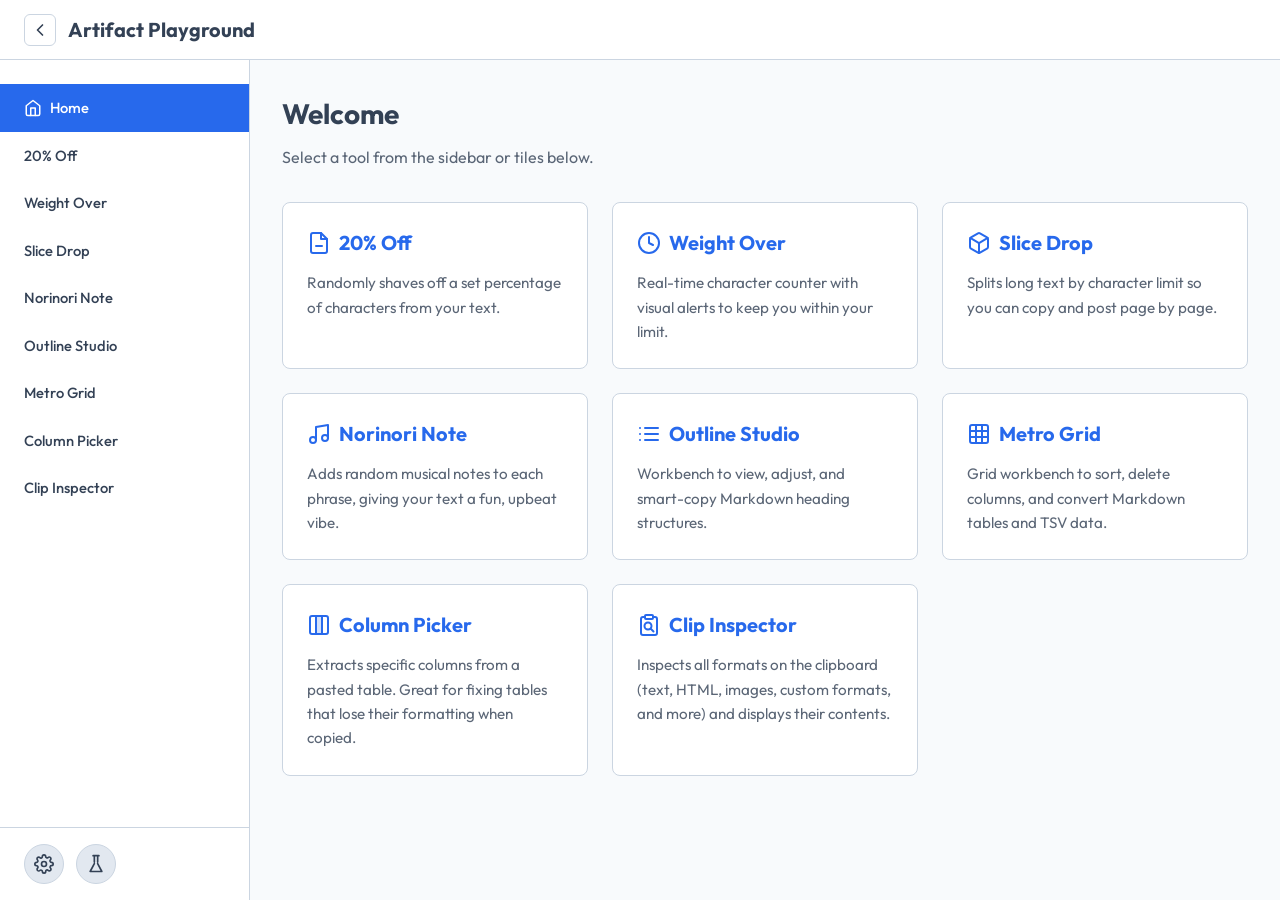
<file: index.html>
﻿<!DOCTYPE html>
<html lang="ja">

<head>
    <meta charset="UTF-8">
    <meta name="viewport" content="width=device-width, initial-scale=1.0, viewport-fit=cover">
    <title>Artifact Playground</title>
    <link rel="preconnect" href="https://fonts.googleapis.com">
    <link rel="preconnect" href="https://fonts.gstatic.com" crossorigin>
    <link
        href="https://fonts.googleapis.com/css2?family=Fira+Code:wght@400;500&family=Outfit:wght@400;500;700&family=Zen+Maru+Gothic:wght@400;500;700&display=swap"
        rel="stylesheet">
    <link rel="stylesheet" href="css/base.css">
    <link rel="stylesheet" href="css/layout.css">
    <link rel="stylesheet" href="css/components.css">
    <link rel="manifest" href="manifest.json">
    <link rel="icon" href="icons/icon-192.png" type="image/png">
    <link rel="apple-touch-icon" href="icons/icon-192.png">
    <meta name="theme-color" content="#2563eb" id="theme-color-meta">
    <script>
        (function () {
            try {
                var lang = localStorage.getItem('app-lang') || (navigator.language && navigator.language.toLowerCase().startsWith('ja') ? 'ja' : 'en');
                document.documentElement.setAttribute('lang', lang);

                var theme = localStorage.getItem('app-theme') || 'system';
                var isDark = theme === 'dark' || (theme === 'system' && window.matchMedia('(prefers-color-scheme: dark)').matches);
                var metaThemeColor = document.getElementById('theme-color-meta');
                if (isDark) {
                    document.documentElement.setAttribute('data-theme', 'dark');
                    if (metaThemeColor) metaThemeColor.setAttribute('content', '#0f172a');
                } else {
                    document.documentElement.setAttribute('data-theme', 'light');
                    if (metaThemeColor) metaThemeColor.setAttribute('content', '#ffffff');
                }

                // 描画前にサイドバーの折りたたみ状態を判定して適用（チラつき防止）
                var sidebarCollapsed = localStorage.getItem('sidebar-collapsed') === 'true';
                if (sidebarCollapsed && window.innerWidth > 768) {
                    document.documentElement.classList.add('sidebar-collapsed');
                }
            } catch (e) { }
        })();
    </script>
</head>

<body>
    <header class="app-header">
        <div class="header-left">
            <button id="menu-toggle" class="menu-toggle" aria-label="メニューを開く" data-i18n-aria="header.menuToggle">
                <span></span>
                <span></span>
                <span></span>
            </button>
            <button id="sidebar-toggle" class="sidebar-toggle" aria-label="サイドバーを折りたたむ" data-i18n-aria="header.sidebarToggle">
                <svg viewBox="0 0 24 24" width="20" height="20" fill="none" stroke="currentColor" stroke-width="2"
                    stroke-linecap="round" stroke-linejoin="round">
                    <polyline points="15 18 9 12 15 6"></polyline>
                </svg>
            </button>
            <h1><a href="#home" style="color: inherit; text-decoration: none;">Artifact Playground</a></h1>
        </div>
    </header>

    <div class="app-container">
        <aside id="sidebar" class="sidebar">
            <div class="sidebar-content">
                <nav>
                    <ul id="tool-list" class="tool-list">
                        <!-- JSで動的に追加されます -->
                    </ul>
                </nav>
            </div>
            <div class="sidebar-footer">
                <button id="theme-settings-btn" class="settings-btn" aria-label="テーマ設定" data-i18n-aria="menu.themeSettings">
                    <svg viewBox="0 0 24 24" width="20" height="20" stroke="currentColor" stroke-width="2" fill="none"
                        stroke-linecap="round" stroke-linejoin="round" class="settings-icon">
                        <circle cx="12" cy="12" r="3"></circle>
                        <path
                            d="M19.4 15a1.65 1.65 0 0 0 .33 1.82l.06.06a2 2 0 0 1 0 2.83 2 2 0 0 1-2.83 0l-.06-.06a1.65 1.65 0 0 0-1.82-.33 1.65 1.65 0 0 0-1 1.51V21a2 2 0 0 1-2 2 2 2 0 0 1-2-2v-.09A1.65 1.65 0 0 0 9 19.4a1.65 1.65 0 0 0-1.82.33l-.06.06a2 2 0 0 1-2.83 0 2 2 0 0 1 0-2.83l.06-.06a1.65 1.65 0 0 0 .33-1.82 1.65 1.65 0 0 0-1.51-1H3a2 2 0 0 1-2-2 2 2 0 0 1 2-2h.09A1.65 1.65 0 0 0 4.6 9a1.65 1.65 0 0 0-.33-1.82l-.06-.06a2 2 0 0 1 0-2.83 2 2 0 0 1 2.83 0l.06.06a1.65 1.65 0 0 0 1.82.33H9a1.65 1.65 0 0 0 1-1.51V3a2 2 0 0 1 2-2 2 2 0 0 1 2 2v.09a1.65 1.65 0 0 0 1 1.51 1.65 1.65 0 0 0 1.82-.33l.06-.06a2 2 0 0 1 2.83 0 2 2 0 0 1 0 2.83l-.06.06a1.65 1.65 0 0 0-.33 1.82V9a1.65 1.65 0 0 0 1.51 1H21a2 2 0 0 1 2 2 2 2 0 0 1-2 2h-.09a1.65 1.65 0 0 0-1.51 1z">
                        </path>
                    </svg>
                </button>
                <button id="system-menu-btn" class="settings-btn" aria-label="開発・システム機能" data-i18n-aria="menu.systemSettings">
                    <svg viewBox="0 0 24 24" width="20" height="20" stroke="currentColor" stroke-width="2" fill="none"
                        stroke-linecap="round" stroke-linejoin="round">
                        <path d="M10 2v7.5M14 2v7.5M8.5 2h7M14 11.5L19 21H5l5-9.5"></path>
                    </svg>
                </button>
                <div id="theme-menu" class="theme-menu">
                    <ul>
                        <li class="theme-menu-submenu-item">
                            <button id="lang-submenu-toggle" class="theme-submenu-header" aria-expanded="false">
                                <div class="menu-item-label-group">
                                    <span class="menu-item-title" data-i18n="menu.lang">言語</span>
                                    <span class="menu-item-desc" data-i18n="menu.langDesc">表示言語の切り替え</span>
                                </div>
                                <span class="theme-current-label">
                                    <span id="current-lang-name">日本語</span>
                                    <svg class="chevron-icon" viewBox="0 0 24 24" width="16" height="16"
                                        stroke="currentColor" stroke-width="2" fill="none" stroke-linecap="round"
                                        stroke-linejoin="round">
                                        <polyline points="6 9 12 15 18 9"></polyline>
                                    </svg>
                                </span>
                            </button>
                            <ul id="lang-submenu-list" class="theme-submenu-list">
                                <li><button class="lang-option" data-value="en">English</button></li>
                                <li><button class="lang-option" data-value="ja">日本語</button></li>
                            </ul>
                        </li>
                        <li class="theme-menu-separator"></li>
                        <li class="theme-menu-section-item">
                            <div class="menu-item-label-group">
                                <span class="menu-item-title" data-i18n="menu.theme">テーマ</span>
                                <span class="menu-item-desc" data-i18n="menu.themeDesc">アプリの外観切り替え</span>
                            </div>
                            <div class="theme-toggle-group" id="theme-toggle-group" role="radiogroup" aria-label="テーマ" data-i18n-aria="menu.theme">
                                <button type="button" class="theme-toggle-btn" data-value="light" role="radio" aria-checked="false">
                                    <svg width="15" height="15" viewBox="0 0 24 24" fill="none" stroke="currentColor" stroke-width="2" stroke-linecap="round" stroke-linejoin="round" aria-hidden="true"><circle cx="12" cy="12" r="5"></circle><line x1="12" y1="1" x2="12" y2="3"></line><line x1="12" y1="21" x2="12" y2="23"></line><line x1="4.22" y1="4.22" x2="5.64" y2="5.64"></line><line x1="18.36" y1="18.36" x2="19.78" y2="19.78"></line><line x1="1" y1="12" x2="3" y2="12"></line><line x1="21" y1="12" x2="23" y2="12"></line><line x1="4.22" y1="19.78" x2="5.64" y2="18.36"></line><line x1="18.36" y1="5.64" x2="19.78" y2="4.22"></line></svg>
                                    <span data-i18n="theme.light">ライト</span>
                                </button>
                                <button type="button" class="theme-toggle-btn" data-value="system" role="radio" aria-checked="false">
                                    <svg width="15" height="15" viewBox="0 0 24 24" fill="none" stroke="currentColor" stroke-width="2" stroke-linecap="round" stroke-linejoin="round" aria-hidden="true"><circle cx="12" cy="12" r="10"></circle><path d="M12 2a10 10 0 0 1 0 20Z" fill="currentColor"></path></svg>
                                    <span data-i18n="theme.system">システム</span>
                                </button>
                                <button type="button" class="theme-toggle-btn" data-value="dark" role="radio" aria-checked="false">
                                    <svg width="15" height="15" viewBox="0 0 24 24" fill="none" stroke="currentColor" stroke-width="2" stroke-linecap="round" stroke-linejoin="round" aria-hidden="true"><path d="M21 12.79A9 9 0 1 1 11.21 3 7 7 0 0 0 21 12.79z"></path></svg>
                                    <span data-i18n="theme.dark">ダーク</span>
                                </button>
                            </div>
                        </li>
                        <li class="theme-menu-separator"></li>
                        <li class="theme-menu-toggle-item">
                            <div class="menu-item-label-group">
                                <span class="menu-item-title" data-i18n="menu.tempMode">一時モード</span>
                                <span class="menu-item-desc" data-i18n="menu.tempModeDesc">閉じた時に消去（既存データは保持）</span>
                            </div>
                            <button id="temp-mode-toggle" class="toggle-switch" role="switch" aria-checked="false"
                                aria-label="一時モードのオンオフ" data-i18n-aria="menu.tempModeAria">
                                <span class="toggle-thumb"></span>
                            </button>
                        </li>
                        <li class="theme-menu-toggle-item">
                            <div class="menu-item-label-group">
                                <span class="menu-item-title" data-i18n="menu.primaryAnimate">プライマリーカラー切替</span>
                                <span class="menu-item-desc" data-i18n="menu.primaryAnimateDesc">アクセントの色を自動アニメーション</span>
                            </div>
                            <button id="primary-animate-toggle" class="toggle-switch" role="switch" aria-checked="true"
                                aria-label="プライマリーカラー切替のオンオフ" data-i18n-aria="menu.primaryAnimateAria">
                                <span class="toggle-thumb"></span>
                            </button>
                        </li>
                    </ul>
                </div>
                <div id="system-menu" class="theme-menu system-menu">
                    <ul>
                        <li>
                            <a href="#test-runner" class="theme-option" style="display: block; text-decoration: none;">
                                <div class="menu-item-label-group">
                                    <span class="menu-item-title" data-i18n="menu.runTests">テストを実行</span>
                                    <span class="menu-item-desc" data-i18n="menu.runTestsDesc">単体テストランナー画面を開く</span>
                                </div>
                            </a>
                        </li>
                        <li class="theme-menu-separator"></li>
                        <li>
                            <button id="clear-data-btn" class="theme-option text-danger">
                                <div class="menu-item-label-group">
                                    <span class="menu-item-title" data-i18n="menu.clearData">ローカルデータ全削除</span>
                                    <span class="menu-item-desc" data-i18n="menu.clearDataDesc">全ツールの保存データ・設定を初期化</span>
                                </div>
                            </button>
                        </li>
                        <li class="theme-menu-separator"></li>
                        <li>
                            <div class="menu-item-label-group"
                                style="padding: 0.5rem 1rem; opacity: 0.6; text-align: center;">
                                <span class="menu-item-desc" id="app-version-display"
                                    style="font-family: 'Fira Code', monospace;">Ver ---</span>
                            </div>
                        </li>
                    </ul>
                </div>
            </div>
        </aside>
        <div id="sidebar-overlay" class="sidebar-overlay" aria-hidden="true"></div>

        <main class="main-content" id="main-content">
            <section id="tool-home" class="home-section active">
                <div class="home-header">
                    <h2 data-i18n="home.welcome">ようこそ</h2>
                    <p data-i18n="home.desc">サイドバーまたは下のタイルからツールを選んでください。</p>
                </div>
                <div class="home-tiles" id="home-tiles">
                    <!-- JSで動的に追加されます -->
                </div>
            </section>
            <!-- ツールが動的に読み込まれます -->
        </main>
    </div>

    <script type="module" src="js/main.js"></script>
</body>

</html>
</file>
<file: css/base.css>
﻿:root {
    --primary-color: #2563eb;
    --primary-hover: #1d4ed8;
    --secondary-color: #64748b;
    --secondary-hover: #475569;
    --bg-color: #f8fafc;
    --panel-bg: #ffffff;
    --text-color: #334155;
    --border-color: #cbd5e1;
    --code-bg: #f1f5f9;
    --btn-small-bg: #e2e8f0;
    --btn-small-text: #1e293b;
    --btn-small-hover: #cbd5e1;
    --sidebar-width: 250px;
    --header-height: 60px;
    /* プライマリーカラーアニメーション用 */
    --primary-blue: #2563eb;
    --primary-blue-hover: #1d4ed8;
    --primary-orange: #ea580c;
    --primary-orange-hover: #c2410c;
    /* ステップ加減算ボタン用 */
    --step-plus-bg: #16a34a;
    --step-plus-hover: #15803d;
    --step-minus-bg: #dc2626;
    --step-minus-hover: #b91c1c;
}

/* プライマリーカラーのなめらかな切り替え用トランジション */
:root {
    transition: --primary-color 2s ease-in-out;
}

[data-theme="dark"] {
    --primary-blue: #3b82f6;
    --primary-blue-hover: #60a5fa;
    --primary-orange: #f97316;
    --primary-orange-hover: #fb923c;
    --primary-color: #3b82f6;
    --primary-hover: #60a5fa;
    --secondary-color: #475569;
    --secondary-hover: #64748b;
    --bg-color: #1e293b;
    --panel-bg: #0f172a;
    --text-color: #cbd5e1;
    --border-color: #334155;
    --code-bg: #1e293b;
    --btn-small-bg: #334155;
    --btn-small-text: #cbd5e1;
    --btn-small-hover: #475569;
    /* ステップ加減算ボタン用 */
    --step-plus-bg: #15803d;
    --step-plus-hover: #16a34a;
    --step-minus-bg: #b91c1c;
    --step-minus-hover: #ef4444;
}

* {
    box-sizing: border-box;
    margin: 0;
    padding: 0;
}

html {
    background-color: var(--bg-color);
}

body {
    font-family: "Outfit", "Zen Maru Gothic", -apple-system, BlinkMacSystemFont, "Segoe UI", Roboto, "Helvetica Neue", Arial, sans-serif;
    color: var(--text-color);
    background-color: var(--bg-color);
    line-height: 1.6;
}

button,
input,
select,
textarea {
    font-family: inherit;
}
</file>
<file: css/layout.css>
﻿/* Header */
.app-header {
    display: flex;
    justify-content: space-between;
    align-items: center;
    height: var(--header-height);
    background-color: var(--panel-bg);
    padding: 0 1.5rem;
    border-bottom: 1px solid var(--border-color);
    position: sticky;
    top: 0;
    z-index: 100;
}

.app-header h1 {
    font-size: 1.25rem;
}

.header-left {
    display: flex;
    align-items: center;
    gap: 0.75rem;
}

/* Hamburger Menu Toggle */
.menu-toggle {
    display: none;
    flex-direction: column;
    justify-content: space-between;
    width: 24px;
    height: 18px;
    background: transparent;
    border: none;
    cursor: pointer;
    padding: 0;
    z-index: 101;
}

.menu-toggle span {
    width: 100%;
    height: 2px;
    background-color: var(--text-color);
    border-radius: 2px;
    transition: all 0.3s linear;
}

/* Main Container Layout */
.app-container {
    display: flex;
    align-items: stretch;
    min-height: calc(100vh - var(--header-height));
}

/* Sidebar */
.sidebar {
    width: var(--sidebar-width);
    background-color: var(--panel-bg);
    border-right: 1px solid var(--border-color);
    display: flex;
    flex-direction: column;
    position: sticky;
    top: var(--header-height);
    height: calc(100vh - var(--header-height));
    height: calc(100dvh - var(--header-height));
    /* 動的メニューバーの高さを考慮 */
    flex-shrink: 0;
}

.sidebar-content {
    flex: 1;
    overflow-y: auto;
    padding: 1.5rem 0;
}

.sidebar-footer {
    padding: 1rem 1.5rem;
    padding-bottom: calc(1rem + env(safe-area-inset-bottom, 0px));
    /* セーフエリア分の余白を自動追加 */
    border-top: 1px solid var(--border-color);
    position: relative;
    margin-top: auto;
    display: flex;
    gap: 0.75rem;
    align-items: center;
}

.tool-list {
    list-style: none;
}

.tool-list li a {
    display: block;
    padding: 0.75rem 1.5rem;
    color: var(--text-color);
    text-decoration: none;
    transition: background-color 0.2s;
    font-weight: 500;
    /* 最も長い「クリップ・インスペクター」（12文字）がサイドバー幅250px
       （左右パディングを引くと202px）に1行で収まるよう、少し小さめの文字にする。
       あわせて nowrap で、末尾1文字だけが次の行に落ちる変な改行を防ぐ */
    font-size: 0.92rem;
    white-space: nowrap;
    overflow: hidden;
    text-overflow: ellipsis;
}

.tool-list li a:hover {
    background-color: var(--bg-color);
}

.tool-list li a.active {
    background-color: var(--primary-color);
    color: #fff;
}

/* Sidebar collapse */
html.sidebar-collapsed .sidebar,
.sidebar.collapsed {
    margin-left: calc(-1 * var(--sidebar-width));
    overflow: hidden;
}

.sidebar-toggle {
    width: 32px;
    height: 32px;
    border-radius: 6px;
    border: 1px solid var(--border-color);
    background: var(--panel-bg);
    color: var(--text-color);
    cursor: pointer;
    display: flex;
    align-items: center;
    justify-content: center;
    transition: background-color 0.2s;
}

.sidebar-toggle:hover {
    background-color: var(--bg-color);
}

html.sidebar-collapsed #sidebar-toggle svg,
body.sidebar-collapsed #sidebar-toggle svg {
    transform: rotate(180deg);
}

/* Main Content */
.main-content {
    flex: 1;
    padding: 2rem;
    padding-bottom: calc(2rem + env(safe-area-inset-bottom, 0px));
    max-width: 1200px;
    margin: 0 auto;
    width: 100%;
    display: flex;
    flex-direction: column;
}

.tool-section {
    display: none;
    background-color: var(--panel-bg);
    padding: 2rem;
    border-radius: 8px;
    box-shadow: 0 4px 6px -1px rgba(0, 0, 0, 0.1), 0 2px 4px -1px rgba(0, 0, 0, 0.06);
}

.tool-section.active {
    display: flex;
    flex-direction: column;
    flex: 1;
}

.tool-title-area {
    display: flex;
    align-items: center;
    gap: 0.5rem;
    border-bottom: 2px solid var(--primary-color);
    padding-bottom: 0.5rem;
    margin-bottom: 1.5rem;
}

.tool-section h2 {
    display: inline-block;
}

/* Sidebar Overlay */
.sidebar-overlay {
    display: none;
}

/* Responsive (Mobile View) */
@media (max-width: 768px) {
    .menu-toggle {
        display: flex;
    }

    .sidebar-toggle {
        display: none;
    }

    .sidebar {
        position: fixed;
        left: 0;
        transform: translateX(-100%);
        margin-left: 0;
        top: var(--header-height);
        height: calc(100vh - var(--header-height));
        height: calc(100dvh - var(--header-height));
        /* モバイル表示時も動的メニューバーを考慮 */
        width: 250px;
        box-shadow: 4px 0 6px rgba(0, 0, 0, 0.05);
        z-index: 99;
    }

    .sidebar.open {
        transform: translateX(0);
    }

    /* サイドバー背後のオーバーレイ（背後クリック防止とぼかし・減光） */
    .sidebar-overlay {
        display: block;
        position: fixed;
        top: var(--header-height);
        left: 0;
        right: 0;
        bottom: 0;
        background-color: rgba(0, 0, 0, 0.4);
        backdrop-filter: blur(3px);
        -webkit-backdrop-filter: blur(3px);
        z-index: 98;
        opacity: 0;
        visibility: hidden;
        pointer-events: none;
        cursor: pointer;
        transition: opacity 0.2s ease, visibility 0.2s ease;
    }

    .sidebar.open~.sidebar-overlay,
    .sidebar-overlay.active {
        opacity: 1;
        visibility: visible;
        pointer-events: auto;
    }

    /* サイドバーが開いている間、背後のメインコンテンツのスクロールを完全に禁止する */
    body:has(.sidebar.open) {
        overflow: hidden;
    }

    html.sidebar-collapsed .sidebar,
    .sidebar.collapsed {
        margin-left: 0;
    }

    .main-content {
        padding: 1rem;
        padding-bottom: calc(1rem + env(safe-area-inset-bottom, 0px));
    }

    .tool-section {
        padding: 1.5rem 1rem;
    }
}

/* Home Section */
.home-section {
    display: none;
}

.home-section.active {
    display: flex;
    flex-direction: column;
}

.home-header {
    margin-bottom: 2rem;
}

.home-header h2 {
    font-size: 1.75rem;
    margin-bottom: 0.5rem;
    color: var(--text-color);
}

.home-header p {
    color: var(--text-color);
    opacity: 0.8;
}

.home-tiles {
    display: grid;
    grid-template-columns: repeat(auto-fill, minmax(280px, 1fr));
    gap: 1.5rem;
}

.home-tile {
    background-color: var(--panel-bg);
    border: 1px solid var(--border-color);
    border-radius: 8px;
    padding: 1.5rem;
    text-decoration: none;
    color: var(--text-color);
    display: flex;
    flex-direction: column;
    height: 100%;
}

body.theme-ready .home-tile {
    transition: background-color 0.3s ease, color 0.3s ease, border-color 0.3s ease, transform 0.2s ease, box-shadow 0.2s ease;
}

.home-tile:hover {
    transform: translateY(-3px);
    box-shadow: 0 6px 12px -2px rgba(0, 0, 0, 0.1), 0 3px 6px -3px rgba(0, 0, 0, 0.05);
    border-color: var(--primary-color);
}

.home-tile-title {
    font-size: 1.25rem;
    font-weight: 700;
    margin-bottom: 0.75rem;
    color: var(--primary-color);
    display: flex;
    align-items: center;
    gap: 0.5rem;
}

.home-tile-title svg {
    width: 24px;
    height: 24px;
}

.home-tile-desc {
    font-size: 0.95rem;
    line-height: 1.6;
    opacity: 0.8;
}

@media (max-width: 768px) {
    .home-tiles {
        grid-template-columns: 1fr;
    }
}
</file>
<file: css/components.css>
﻿/* ツールUI要素 */
.tool-ui {
    display: flex;
    flex-direction: column;
    flex: 1;
}

.input-group,
.output-group,
.settings-group {
    margin-bottom: 1.5rem;
}

.input-group,
.output-group {
    display: flex;
    flex-direction: column;
    flex: 1;
}

.input-group label,
.input-header label,
.output-header label,
.settings-group label {
    display: block;
    font-weight: bold;
    margin-bottom: 0.5rem;
}

.input-header label,
.output-header label {
    margin-bottom: 0;
}

.slider {
    width: 100%;
    max-width: 300px;
    cursor: pointer;
    -webkit-appearance: none;
    appearance: none;
    height: 6px;
    border-radius: 3px;
    /* 充填部分: var(--primary-color)、未充填: var(--border-color) */
    background: linear-gradient(to right,
            var(--primary-color) 0%,
            var(--primary-color) var(--slider-fill, 63.3%),
            var(--border-color) var(--slider-fill, 63.3%),
            var(--border-color) 100%);
    outline: none;
    border: none;
    vertical-align: middle;
}

/* サム（ツまみ）のスタイル */
.slider::-webkit-slider-thumb {
    -webkit-appearance: none;
    appearance: none;
    width: 18px;
    height: 18px;
    border-radius: 50%;
    background-color: var(--primary-color);
    cursor: pointer;
    border: 2px solid var(--panel-bg);
    box-shadow: 0 0 0 1px var(--primary-color);
    transition: box-shadow 0.15s ease;
}

.slider::-moz-range-thumb {
    width: 18px;
    height: 18px;
    border-radius: 50%;
    background-color: var(--primary-color);
    cursor: pointer;
    border: 2px solid var(--panel-bg);
    box-shadow: 0 0 0 1px var(--primary-color);
}

/* Firefox用: トラックは詳細制御できないので濃いグレー固定 */
.slider::-moz-range-track {
    background: var(--border-color);
    height: 6px;
    border-radius: 3px;
}

.slider::-moz-range-progress {
    background: var(--primary-color);
    height: 6px;
    border-radius: 3px;
}

.input-header,
.output-header {
    display: flex;
    justify-content: space-between;
    align-items: center;
    margin-bottom: 0.5rem;
    gap: 0.5rem;
    flex-wrap: wrap;
}

.header-actions {
    display: flex;
    align-items: center;
    gap: 0.5rem;
}

.input-group textarea,
.output-group textarea {
    flex: 1;
}

textarea {
    width: 100%;
    padding: 0.75rem;
    border: 1px solid var(--border-color);
    border-radius: 4px;
    resize: vertical;
    font-family: inherit;
    font-size: 1rem;
    line-height: 1.5;
    color: var(--text-color);
    background-color: var(--panel-bg);
}

#output-text {
    font-family: "Fira Code", "Courier New", Consolas, monospace;
    background-color: var(--code-bg);
}

/* Buttons */
.button-group {
    display: flex;
    gap: 1rem;
    margin-bottom: 1.5rem;
}

.btn {
    padding: 0.5rem 1.5rem;
    font-size: 1rem;
    font-weight: 500;
    border: none;
    border-radius: 4px;
    cursor: pointer;
    transition: background-color 0.2s;
}

.btn.primary {
    background-color: var(--primary-color);
    color: #fff;
}

.btn.primary:hover {
    background-color: var(--primary-hover);
}

.btn.secondary {
    background-color: var(--secondary-color);
    color: #fff;
}

.btn.secondary:hover {
    background-color: var(--secondary-hover);
}

.btn.small {
    padding: 0.25rem 0.75rem;
    font-size: 0.875rem;
    background-color: var(--btn-small-bg);
    color: var(--btn-small-text);
}

.btn.small:hover {
    background-color: var(--btn-small-hover);
}

/* Limit Stepper Controls (共通コンポーネント) */
.limit-input-wrap {
    display: flex;
    gap: 0.35rem;
    align-items: stretch;
    width: 100%;
}

.limit-input-wrap input[type="number"] {
    flex: 1 1 auto;
    min-width: 0;
    width: 100%;
    padding: 0.5rem 0.4rem;
    -moz-appearance: textfield;
    appearance: textfield;
}

.limit-input-wrap input[type="number"]::-webkit-outer-spin-button,
.limit-input-wrap input[type="number"]::-webkit-inner-spin-button {
    -webkit-appearance: none;
    margin: 0;
}

.limit-step-buttons {
    display: grid;
    grid-template-columns: repeat(2, 1fr);
    grid-template-rows: repeat(2, 1fr);
    gap: 2px;
    width: 68px;
    flex-shrink: 0;
}

.btn-step {
    display: inline-flex;
    align-items: center;
    justify-content: center;
    padding: 0 1px;
    font-size: 0.68rem;
    letter-spacing: -0.4px;
    font-weight: 700;
    font-family: inherit;
    border: none;
    border-radius: 4px;
    cursor: pointer;
    line-height: 1;
    color: #ffffff;
    transition: background-color 0.15s ease, transform 0.1s ease;
    user-select: none;
}

.btn-step:active {
    transform: scale(0.94);
}

.btn-step.step-plus {
    background-color: var(--step-plus-bg);
}

.btn-step.step-plus:hover {
    background-color: var(--step-plus-hover);
}

.btn-step.step-minus {
    background-color: var(--step-minus-bg);
}

.btn-step.step-minus:hover {
    background-color: var(--step-minus-hover);
}

.quick-limit-buttons,
.sd-quick-buttons,
.wo-quick-buttons {
    display: flex;
    flex-wrap: wrap;
    gap: 0.5rem;
    margin-top: 0.75rem;
}

.quick-limit-buttons .btn,
.sd-quick-buttons .btn,
.wo-quick-buttons .btn {
    flex: 1 1 calc(25% - 0.5rem);
    padding: 0.35rem 0.1rem;
    font-size: 0.8rem;
    min-width: 42px;
    text-align: center;
}


/* 設定メニュー */
.settings-btn {
    width: 40px;
    height: 40px;
    border-radius: 50%;
    background-color: var(--btn-small-bg);
    color: var(--text-color);
    border: 1px solid var(--border-color);
    cursor: pointer;
    display: flex;
    justify-content: center;
    align-items: center;
    transition: background-color 0.2s;
}

.settings-btn:hover {
    background-color: var(--btn-small-hover);
}

.theme-menu {
    position: fixed;
    background-color: var(--panel-bg);
    border: 1px solid var(--border-color);
    border-radius: 10px;
    box-shadow: 0 10px 25px -5px rgba(0, 0, 0, 0.25), 0 8px 10px -6px rgba(0, 0, 0, 0.1);
    padding: 0.5rem 0;
    min-width: 270px;
    max-width: 320px;
    z-index: 1000;
    display: none;
}

.text-danger,
.text-danger .menu-item-title {
    color: #ef4444 !important;
}

.text-danger .menu-item-desc {
    color: #ef4444 !important;
    opacity: 0.8;
}

[data-theme="dark"] .text-danger,
[data-theme="dark"] .text-danger .menu-item-title {
    color: #f87171 !important;
}

[data-theme="dark"] .text-danger .menu-item-desc {
    color: #f87171 !important;
    opacity: 0.8;
}

.theme-option.text-danger:hover {
    background-color: rgba(239, 68, 68, 0.1) !important;
}

/* 確認モーダル（js/lib/confirm-dialog.js が生成） */
.confirm-modal {
    position: fixed;
    inset: 0;
    z-index: 2000;
    display: flex;
    align-items: center;
    justify-content: center;
    padding: 1rem;
    background-color: rgba(0, 0, 0, 0.4);
    backdrop-filter: blur(3px);
    -webkit-backdrop-filter: blur(3px);
    opacity: 0;
    transition: opacity 0.18s ease;
}

.confirm-modal.show {
    opacity: 1;
}

.confirm-modal-card {
    background-color: var(--panel-bg);
    border: 1px solid var(--border-color);
    border-radius: 12px;
    box-shadow: 0 20px 40px -12px rgba(0, 0, 0, 0.35), 0 8px 16px -8px rgba(0, 0, 0, 0.2);
    padding: 1.75rem 1.5rem 1.5rem;
    width: 100%;
    max-width: 400px;
    text-align: center;
    transform: translateY(8px) scale(0.97);
    transition: transform 0.18s ease;
}

.confirm-modal.show .confirm-modal-card {
    transform: none;
}

.confirm-modal-icon {
    width: 52px;
    height: 52px;
    margin: 0 auto 1rem;
    border-radius: 50%;
    display: flex;
    align-items: center;
    justify-content: center;
    color: #ef4444;
    background-color: rgba(239, 68, 68, 0.12);
}

[data-theme="dark"] .confirm-modal-icon {
    color: #f87171;
}

.confirm-modal-title {
    font-size: 1.1rem;
    font-weight: 700;
    margin-bottom: 0.6rem;
    color: var(--text-color);
}

.confirm-modal-message {
    font-size: 0.92rem;
    line-height: 1.7;
    opacity: 0.85;
    white-space: pre-line;
    margin-bottom: 1.5rem;
}

.confirm-modal-actions {
    display: flex;
    gap: 0.75rem;
}

.confirm-modal-actions .btn {
    flex: 1;
}

.confirm-modal-cancel {
    background-color: var(--btn-small-bg);
    color: var(--btn-small-text);
}

.confirm-modal-cancel:hover {
    background-color: var(--btn-small-hover);
}

.confirm-modal-danger {
    background-color: #dc2626;
    color: #fff;
}

.confirm-modal-danger:hover {
    background-color: #b91c1c;
}

/* ツール読み込みエラー表示 */
.tool-load-error {
    color: var(--text-color);
}

.tool-load-error .error-message {
    color: #ef4444;
    margin-bottom: 1rem;
    font-weight: bold;
}

.tool-load-error .error-detail {
    background: var(--code-bg);
    padding: 1rem;
    border-radius: 4px;
    overflow-x: auto;
    font-family: monospace;
    font-size: 0.85rem;
    color: var(--text-color);
    border: 1px solid var(--border-color);
    white-space: pre-wrap;
    word-break: break-all;
}

[data-theme="dark"] .tool-load-error .error-message {
    color: #f87171;
}

/* セパレーター */
.theme-menu-separator {
    height: 1px;
    background-color: var(--border-color);
    margin: 0.4rem 0.75rem;
}

/* テーマ サブメニュー */
.theme-submenu-header {
    width: 100%;
    padding: 0.75rem 1rem;
    background: transparent;
    border: none;
    display: flex;
    align-items: center;
    justify-content: space-between;
    color: var(--text-color);
    font-size: 0.95rem;
    font-weight: 500;
    font-family: inherit;
    cursor: pointer;
    transition: background-color 0.2s;
    gap: 0.5rem;
}

.theme-submenu-header:hover {
    background-color: var(--bg-color);
}

.theme-current-label {
    display: flex;
    align-items: center;
    gap: 0.35rem;
    font-size: 0.85rem;
    color: var(--primary-color);
    opacity: 0.9;
    flex-shrink: 0;
}

.theme-submenu-header .chevron-icon {
    transition: transform 0.2s ease;
}

.theme-submenu-header[aria-expanded="true"] .chevron-icon {
    transform: rotate(180deg);
}

.theme-submenu-list {
    display: none;
    background-color: color-mix(in srgb, var(--bg-color) 60%, transparent);
    border-top: 1px solid var(--border-color);
    border-bottom: 1px solid var(--border-color);
    padding: 0.2rem 0;
}

.theme-submenu-list.show {
    display: block;
}

.theme-submenu-list .theme-option,
.theme-submenu-list .lang-option {
    padding-left: 2rem;
    font-size: 0.9rem;
}

/* テーマ セグメンテッドボタングループ */
.theme-menu-section-item {
    padding: 0.75rem 1rem;
    display: flex;
    flex-direction: column;
    gap: 0.6rem;
}

.theme-toggle-group {
    display: grid;
    grid-template-columns: repeat(3, 1fr);
    gap: 4px;
    background-color: var(--code-bg);
    padding: 3px;
    border-radius: 8px;
    border: 1px solid var(--border-color);
}

.theme-toggle-btn {
    border: none;
    background: transparent;
    color: var(--text-color);
    padding: 6px 4px;
    font-size: 0.8rem;
    font-weight: 500;
    font-family: inherit;
    border-radius: 6px;
    cursor: pointer;
    transition: background-color 0.2s, color 0.2s, box-shadow 0.2s;
    white-space: nowrap;
    text-align: center;
    display: inline-flex;
    align-items: center;
    justify-content: center;
    gap: 5px;
    user-select: none;
}

.theme-toggle-btn svg {
    flex-shrink: 0;
    transition: transform 0.2s ease;
}

.theme-toggle-btn:hover {
    color: var(--primary-hover);
}

.theme-toggle-btn:hover svg {
    transform: scale(1.1);
}

.theme-toggle-btn.active {
    background-color: var(--panel-bg);
    color: var(--primary-color);
    font-weight: 700;
    box-shadow: 0 1px 3px rgba(0, 0, 0, 0.12);
}

.theme-toggle-btn:focus-visible {
    outline: 2px solid var(--primary-color);
    outline-offset: 1px;
}

/* トグル行 */
.theme-menu-toggle-item {
    display: flex;
    align-items: center;
    justify-content: space-between;
    padding: 0.75rem 1rem;
    gap: 1rem;
}

/* メニュー項目ラベル・サブテキスト */
.menu-item-label-group {
    display: flex;
    flex-direction: column;
    gap: 0.2rem;
    text-align: left;
    flex: 1;
    min-width: 0;
}

.menu-item-title {
    display: block;
    font-size: 0.88rem;
    font-weight: 600;
    color: var(--text-color);
    line-height: 1.3;
}

.menu-item-desc {
    display: block;
    font-size: 0.73rem;
    font-weight: normal;
    color: var(--text-color);
    opacity: 0.6;
    line-height: 1.3;
    white-space: normal;
    word-break: break-word;
}

.theme-menu-toggle-label {
    font-size: 0.9rem;
    font-weight: 500;
    color: var(--text-color);
    white-space: nowrap;
}

/* トグルスイッチ */
.toggle-switch {
    position: relative;
    width: 40px;
    height: 22px;
    flex-shrink: 0;
    background-color: var(--border-color);
    border: none;
    border-radius: 11px;
    cursor: pointer;
    padding: 0;
    transition: background-color 0.3s ease;
}

.toggle-switch[aria-checked="true"] {
    background-color: var(--primary-color);
}

.toggle-thumb {
    position: absolute;
    top: 2px;
    left: 2px;
    width: 18px;
    height: 18px;
    background-color: #fff;
    border-radius: 50%;
    transition: transform 0.3s ease;
    box-shadow: 0 1px 3px rgba(0, 0, 0, 0.2);
}

.toggle-switch[aria-checked="true"] .toggle-thumb {
    transform: translateX(18px);
}

.theme-menu.show {
    display: block;
    animation: fadeIn 0.2s ease;
}

.theme-menu ul {
    list-style: none;
}

.theme-option,
.lang-option {
    width: 100%;
    padding: 0.75rem 1rem;
    background: transparent;
    border: none;
    text-align: left;
    color: var(--text-color);
    cursor: pointer;
    font-size: 0.95rem;
    font-weight: 500;
    font-family: "Zen Maru Gothic", "Outfit", -apple-system, BlinkMacSystemFont, "Segoe UI", Roboto, "Helvetica Neue", Arial, sans-serif;
    transition: background-color 0.2s;
    white-space: nowrap;
}

.theme-option:hover,
.lang-option:hover {
    background-color: var(--bg-color);
}

.theme-option.active,
.lang-option.active {
    color: var(--primary-color);
    font-weight: bold;
    background-color: color-mix(in srgb, var(--primary-color) 12%, transparent);
    border-left: 3px solid var(--primary-color);
    padding-left: calc(1rem - 3px);
}

.theme-submenu-list .theme-option.active,
.theme-submenu-list .lang-option.active {
    padding-left: calc(2rem - 3px);
}

@keyframes fadeIn {
    from {
        opacity: 0;
        transform: translateY(10px);
    }

    to {
        opacity: 1;
        transform: translateY(0);
    }
}

/* テーマ切り替えアニメーション */
html.theme-ready,
body.theme-ready,
body.theme-ready .app-header,
body.theme-ready .tool-section,
body.theme-ready .tool-list li a,
body.theme-ready .btn,
body.theme-ready textarea,
body.theme-ready .theme-menu,
body.theme-ready .settings-btn {
    transition: background-color 0.3s ease, color 0.3s ease, border-color 0.3s ease;
}

/* サイドバーのみ、開閉アニメーション（margin-left, transform）を共存させる */
body.theme-ready .sidebar {
    transition: background-color 0.3s ease, color 0.3s ease, border-color 0.3s ease, margin-left 0.2s cubic-bezier(0.1, 0.9, 0.2, 1), transform 0.2s cubic-bezier(0.1, 0.9, 0.2, 1);
}

/* ヘルプボタンと説明 */
.help-btn {
    display: inline-flex;
    align-items: center;
    justify-content: center;
    width: 24px;
    height: 24px;
    border-radius: 50%;
    border: 1px solid var(--border-color);
    background-color: var(--btn-small-bg);
    color: var(--text-color);
    cursor: pointer;
    transition: background-color 0.2s, color 0.2s;
    padding: 0;
}

.help-btn:hover {
    background-color: var(--btn-small-hover);
    color: var(--primary-color);
}

.help-btn svg {
    width: 14px;
    height: 14px;
}

.tool-description {
    display: none;
    background-color: var(--code-bg);
    border-left: 4px solid var(--primary-color);
    padding: 1rem;
    border-radius: 4px;
    margin-bottom: 2.5rem;
    font-size: 0.9rem;
    line-height: 1.5;
}

.tool-description.show {
    display: block;
    animation: fadeIn 0.2s ease;
}
</file>
